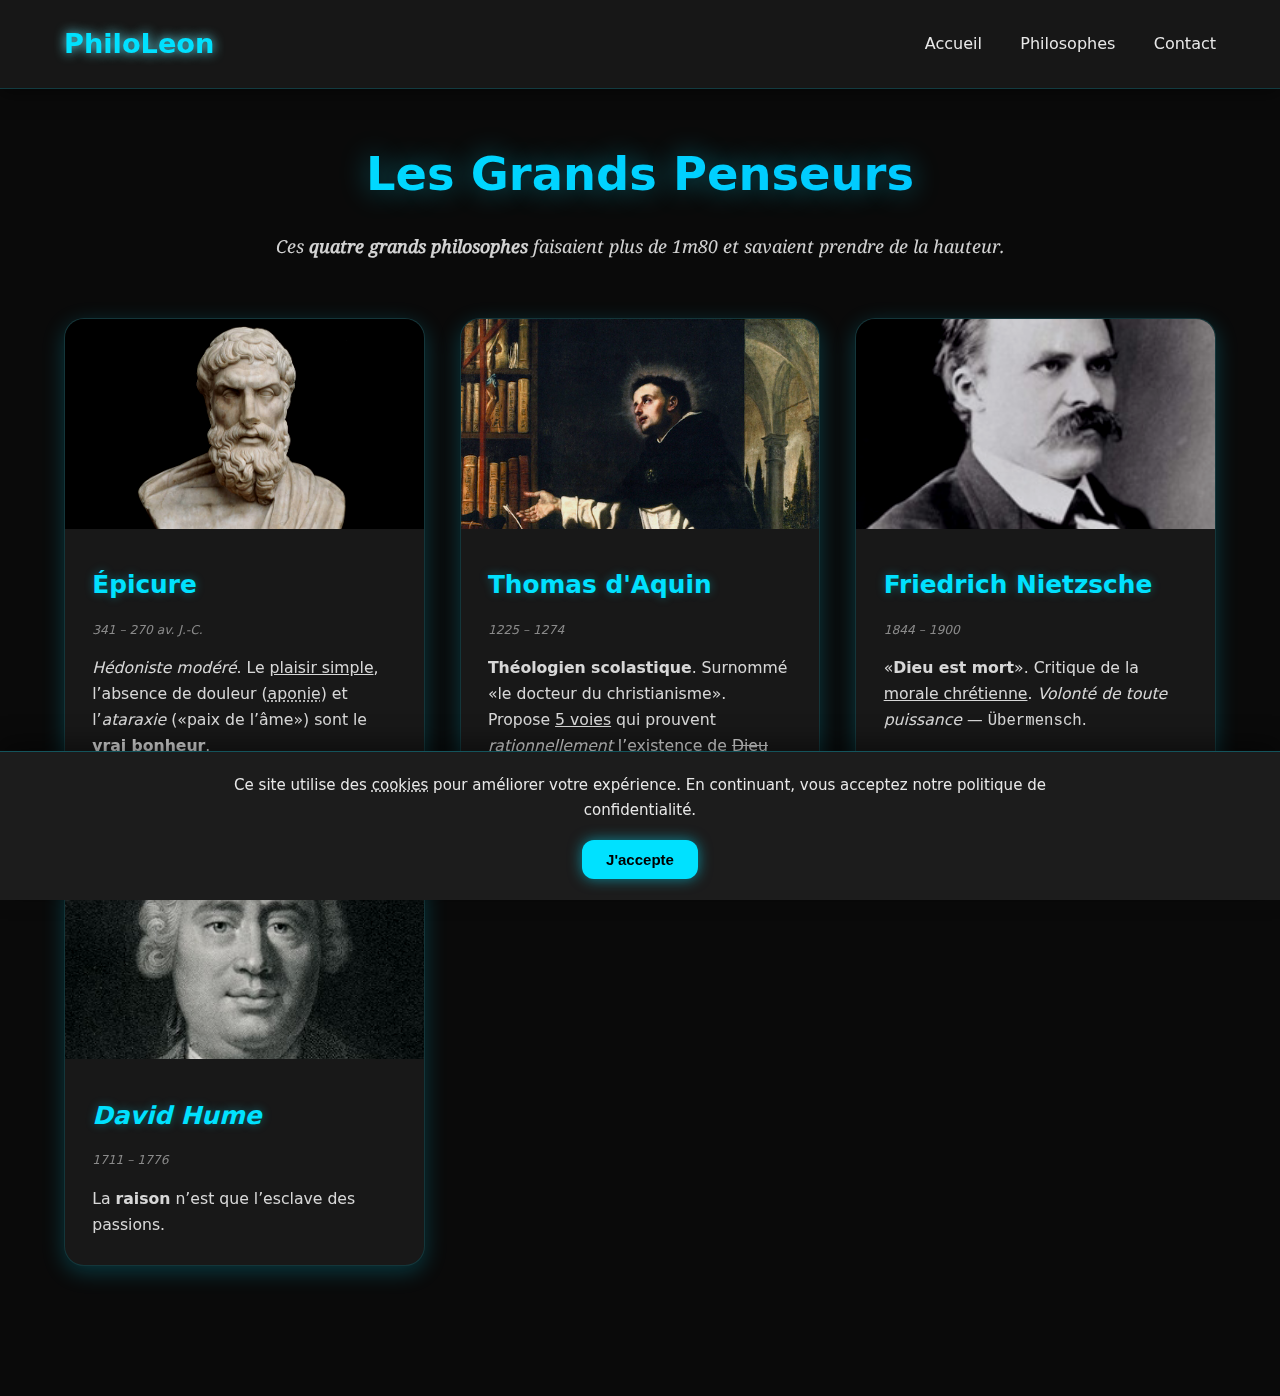
<file: index.html>
<!DOCTYPE html>
<html lang="fr">
<head>
    <meta charset="UTF-8" />
    <meta name="viewport" content="width=device-width, initial-scale=1.0" />
    <title>Les Grands Penseurs | PhiloLeon</title>
    <link rel="stylesheet" href="css/style.css" />
    <link rel="stylesheet" href="css/print.css" media="print" />
    <meta name="keywords" content="Les Grands Penseurs, Philosophie, PhiloLeon" />
    <meta property="og:title" content="Les Grands Penseurs">
    <meta property="og:description" content="Découvrez quatre grands philosophes et leurs idées marquantes.">
    <meta property="og:type" content="website">
</head>
<body>

    <!-- Navigation -->
    <nav>
        <div class="logo">PhiloLeon</div>
        <div class="nav-links">
            <a href="#">Accueil</a>
            <a href="#styles">Philosophes</a>
            <a href="#">Contact</a>
        </div>
    </nav>

    <!-- Contenu principal -->
    <main id="styles">
        <section class="intro">
            <h1><b></b>Les Grands Penseurs</b></h1>
            <p>Ces <strong>quatre grands philosophes</strong> faisaient plus de 1m80 et savaient prendre de la <em>hauteur</em>.</p>
        </section>

        <div class="philosophers">

        <!-- 1. Épicure -->
        <div class="philosopher">
            <a href="html/philosophe.html#epicure" style="display:block; color:inherit; text-decoration:none;">
                <img src="images/epicure.jpg" alt="Épicure">
                <div class="content">
                    <h3>Épicure</h3>
                    <div class="dates"><small>341 – 270 av. J.-C.</small></div>
                    <p>
                        <dfn>Hédoniste modéré</dfn>. Le <u>plaisir simple</u>, l’absence de douleur 
                        (<abbr title="absence de douleur">aponie</abbr>) et l’<i>ataraxie</i> 
                        (<q>paix de l’âme</q>) sont le <strong>vrai bonheur</strong>.
                    </p>
                </div>
            </a>
        </div>

        <!-- 2. Thomas d'Aquin -->
        <div class="philosopher">
            <a href="html/philosophe.html#aquin" style="display:block; color:inherit; text-decoration:none;">
                <img src="images/aquin.jpg" alt="Thomas d'Aquin">
                <div class="content">
                    <h3>Thomas d'Aquin</h3>
                    <div class="dates"><small>1225 – 1274</small></div>
                    <p>
                        <strong>Théologien scolastique</strong>. Surnommé 
                        <q>le docteur du christianisme</q>. Propose <u>5 voies</u> qui prouvent 
                        <em>rationnellement</em> l’existence de <del>Dieu</del> <ins>Dieu</ins>.
                    </p>
                </div>
            </a>
        </div>

        <!-- 3. Nietzsche -->
        <div class="philosopher">
            <a href="html/philosophe.html#nietzsche" style="display:block; color:inherit; text-decoration:none;">
                <img src="images/nietzsche.jpg" alt="Friedrich Nietzsche">
                <div class="content">
                    <h3>Friedrich Nietzsche</h3>
                    <div class="dates"><small>1844 – 1900</small></div>
                    <p>
                        <q><strong>Dieu est mort</strong></q>. Critique de la <u>morale chrétienne</u>. 
                        <dfn>Volonté de toute puissance</dfn> — <kbd>Übermensch</kbd>.
                    </p>
                </div>
            </a>
        </div>

        <!-- 4. Hume -->
        <div class="philosopher">
            <a href="html/philosophe.html#hume" style="display:block; color:inherit; text-decoration:none;">
                <img src="images/hume.jpg" alt="David Hume">
                <div class="content">
                    <h3><em>David Hume</em></h3>
                    <div class="dates"><small>1711 – 1776</small></div>
                    <p>
                        La <strong>raison</strong> n’est que l’esclave des passions.
                    </p>
                </div>
            </a>
        </div>

        </div>
    </main>

    <!-- Bannière Cookie -->
    <div class="cookie-banner" id="cookieBanner">
        <p>Ce site utilise des <abbr title="petits fichiers texte">cookies</abbr> pour améliorer votre expérience. En continuant, vous acceptez notre politique de confidentialité.</p>
        <button class="cookie-btn" id="acceptCookies">J'accepte</button>
    </div>

    <script>
    // Vérifie si user a déjà accepté
    if (localStorage.getItem('cookiesAccepted') === 'true') {
        document.getElementById('cookieBanner').style.display = 'none';
    }

    // Au clic sur "J'accepte"
    document.getElementById('acceptCookies').addEventListener('click', function() {
        localStorage.setItem('cookiesAccepted', 'true');
        document.getElementById('cookieBanner').style.display = 'none';
    });
</script>

</body>

</html>
</file>
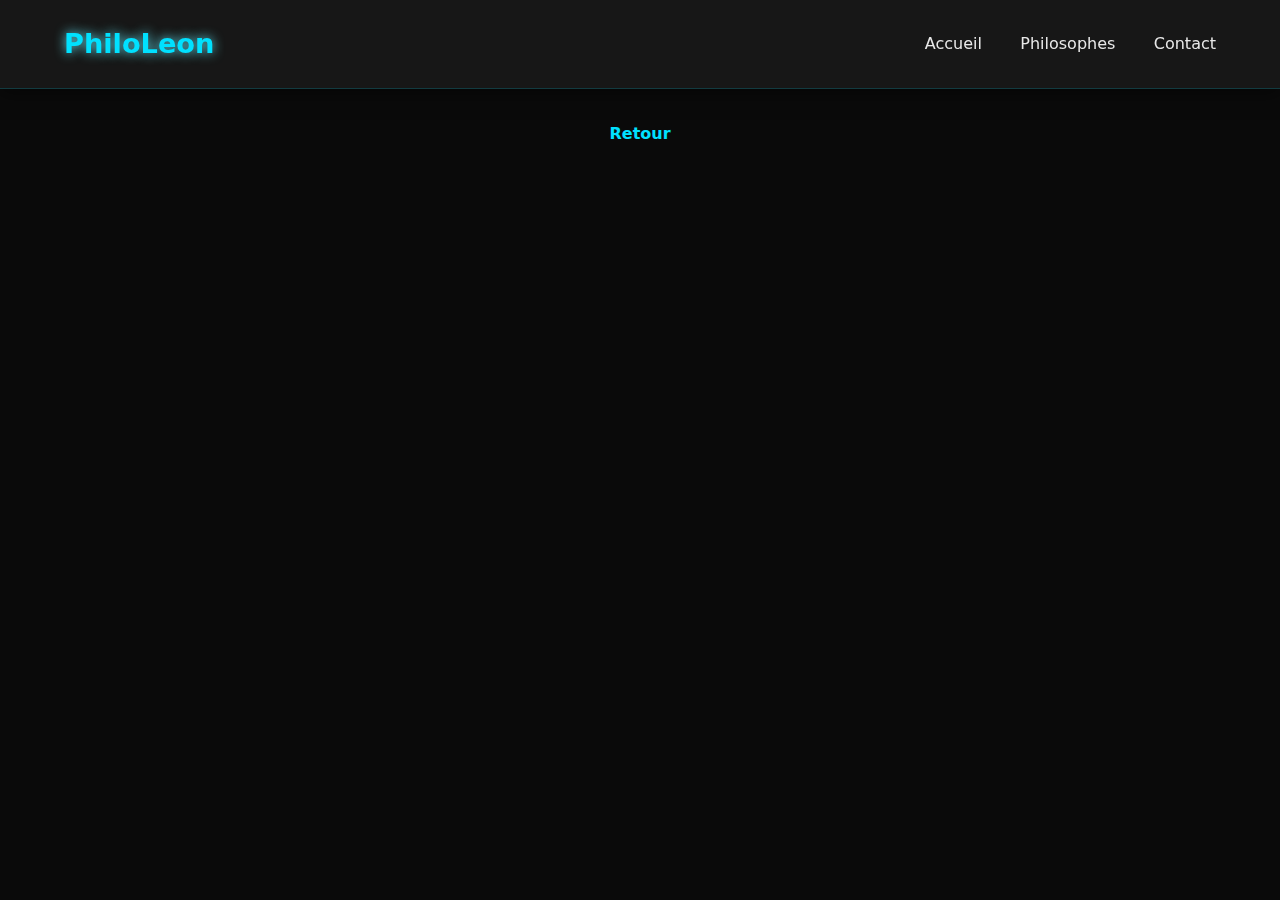
<file: html/philosophe.html>
<!DOCTYPE html>
<html lang="fr">
<head>
    <meta charset="UTF-8">
    <meta name="viewport" content="width=device-width, initial-scale=1.0">
    <title>Philosophe | PhiloLeon</title>
    <link rel="stylesheet" href="../css/style.css">
    <link rel="stylesheet" href="../css/philosophe.css">
    <link rel="stylesheet" href="../css/print.css" media="print" />
    <meta property="og:title" content="Philosophe spécifique">
    <meta property="og:description" content="Description du philosophe spécifique">
    <meta property="og:image" content="../images/epicure.jpg">
    <meta property="og:url" content="https://www.philo-leon.ch/index.html">
    <meta property="og:type" content="website">

</head>
<body>

    <nav>
        <div class="logo">PhiloLeon</div>
        <div class="nav-links">
            <a href="../index.html">Accueil</a>
            <a href="../index.html#styles">Philosophes</a>
            <a href="mailto:contact@philo-leon.ch">Contact</a>
        </div>
    </nav>

    <main class="philo">

        <!-- Épicure -->
        <section class="philo-content" id="epicure">
            <h1>Épicure</h1>
            <img src="../images/epicure.jpg" alt="Paradoxe de la pierre">
            <p data-text="Dieu peut-il créer une pierre que lui-même ne peut pas soulever ?">
            Dieu peut-il créer une pierre que lui-même ne peut pas soulever ?
            </p>
        </section>

        <!-- Thomas d'Aquin -->
        <section class="philo-content" id="aquin">
            <h1>Thomas d'Aquin</h1>
            <img src="../images/aquin.jpg" alt="Réponse au paradoxe">
            <p data-text="Un être omnipotent ne peut pas créer une pierre qu'il ne peut pas soulever. C'est une absurdité logique, pas divine.">
            Un être omnipotent ne peut pas créer une pierre qu'il ne peut pas soulever. C'est une absurdité logique, pas divine.
            </p>

        </section>

        <!-- Nietzsche -->
        <section class="philo-content" id="nietzsche">
            <h1>Friedrich Nietzsche</h1>
            <img src="../images/nietzsche.jpg" alt="Dieu est mort">
            <p data-text= "Dieu est mort. Et nous l’avons tué.">
            Dieu est mort. Et nous l’avons tué.
            </p>
        </section>

        <!-- Hume -->
        <section class="philo-content" id="hume">
            <h1>David Hume</h1>
            <img src="../images/hume.jpg" alt="Raison esclave des passions">
            <p data-text="C’est l’émotion qui motive nos actions.">
            C’est l’émotion qui motive nos actions.
            </p>
        </section>

        <a href="../index.html#Accueil" class="back">Retour</a>
    </main>

</body>
</html>
</file>
<file: css/style.css>
@font-face {
    font-family: 'Noto Serif';
    src: url('../fonts/Noto_Serif/NotoSerif-Italic-VariableFont_wdth\,wght.ttf') format('woff2'),
         url('../fonts/NotoSerif-VariableFont_wdth\,wght.ttf') format('woff');
    font-weight: 400;
    font-style: normal;
    font-display: swap; 
}

*, *::before, *::after { box-sizing: border-box; margin: 0; padding: 0; }
:root {
    --bg: #0a0a0a;
    --text: #e8e8e8;
    --accent: #00e1ff;
    --accent-light: #66edff;
    --card-bg: #181818;
    --nav-bg: rgba(24, 24, 24, 0.97);
    --cookie-bg: #1c1c1c;
    --shadow: 0 6px 22px rgba(0, 225, 255, 0.22);
    --glow: 0 0 14px rgba(0, 225, 255, 0.35);

    /* Orange pour hover */
    --orange: #ff8c00;
}
body {
    font-family: system-ui, -apple-system, 'Segoe UI', sans-serif;
    background: var(--bg);
    color: var(--text);
    line-height: 1.7;
    min-height: 100vh;
    position: relative;
    padding-bottom: 90px;
}

/* menu de navigation === */
nav {
    position: fixed;
    top: 0; left: 0; right: 0;
    background: var(--nav-bg);
    backdrop-filter: blur(14px);
    -webkit-backdrop-filter: blur(14px);
    z-index: 7;
    padding: 1.3rem 5%;
    display: flex;
    justify-content: space-between;
    align-items: center;
    box-shadow: 0 4px 18px rgba(0, 0, 0, 0.5);
    border-bottom: 1px solid rgba(0, 225, 255, 0.18);
}
.logo {
    font-weight: 700;
    font-size: 1.7rem;
    color: var(--accent);
    text-shadow: 0 0 12px var(--accent-light);
}
.nav-links {
    display: flex;
    gap: 2.4rem;
}
.nav-links a {
    color: var(--text);
    text-decoration: none;
    font-weight: 500;
    font-size: 1rem;
    position: relative;
    transition: color 0.35s ease;
}
.nav-links a::after {
    content: '';
    position: absolute;
    width: 0;
    height: 2.5px;
    bottom: -9px;
    left: 0;
    background: var(--accent);
    box-shadow: var(--glow);
    transition: width 0.45s ease;
    border-radius: 2px;
}
.nav-links a:hover {
    color: var(--accent);
}
.nav-links a:hover::after {
    width: 100%;
}

#styles:target .intro { display: none; }
#styles:target .philosophers { display: flex; flex-direction: column; gap: 20px; }
#styles:target .philosopher img { display: none; }

/* === Contenu principal === */
main { margin-top: 95px; padding: 2.5rem 5%; }
.intro { text-align: center; margin-bottom: 3.5rem; }
.intro h1 {
    font-size: 2.9rem;
    margin-bottom: 1.1rem;
    background: linear-gradient(90deg, var(--accent), #00bfff);
    -webkit-background-clip: text;
    -webkit-text-fill-color: transparent;
    background-clip: text;
    color: transparent;
    text-shadow: 0 0 28px rgba(0, 225, 255, 0.4);
    font-weight: 700;
}
.intro p {
    font-family: 'Noto Serif', system-ui, -apple-system, 'Segoe UI', sans-serif;
    max-width: 780px;
    margin: 0 auto;
    opacity: 0.9;
    font-size: 1.12rem;
}

/* === Grille des philosophes === */
.spacer { display: none; }
.philosophers {
    display: grid;
    grid-template-columns: repeat(auto-fit, minmax(310px, 1fr));
    gap: 2.2rem;
    margin-top: 1.5rem;
}

/* === Carte philosophe === */
.philosopher {
    background: var(--card-bg);
    border-radius: 20px;
    overflow: hidden;
    transition: all 0.45s ease;
    border: 1.5px solid rgba(0, 225, 255, 0.15);
    box-shadow: var(--shadow);
    position: relative;
    min-height: 200px;
}

/* Effet hover en orange */
.philosopher:hover {
    transform: translateY(-12px);
    box-shadow: 0 18px 36px rgba(0, 225, 255, 0.32);
    border-color: var(--orange);
}

.philosopher img {
    width: 100%;
    height: 210px;
    object-fit: cover;
    filter: brightness(0.88) contrast(1.12);
    transition: all 0.45s ease;
    position: relative;
    z-index: 0;
}
.philosopher:hover img {
    opacity: 0;
    transform: scale(1.1);
}
.philosopher:nth-child(2) img { object-position: top center !important; }

.content {
    padding: 1.7rem;
    position: relative;
    z-index: 3;
    transition: all 0.45s ease;
}
.philosopher:hover .content {
    position: absolute;
    top: 50%;
    left: 50%;
    transform: translate(-50%, -50%);
    width: calc(100% - 3.4rem);
    text-align: center;
}

.content h3 {
    font-size: 1.55rem;
    color: var(--accent);
    margin-bottom: 0.6rem;
    text-shadow: 0 0 10px rgba(0, 225, 255, 0.35);
    font-weight: 600;
    transition: all 0.45s ease;
}
.philosopher:hover .content h3 {
    font-size: 2rem;
    margin-bottom: 1rem;
    color: var(--orange);
    text-shadow: 0 0 10px rgba(255, 140, 0, 0.3);
}

.content .dates {
    font-size: 0.92rem;
    opacity: 0.75;
    margin-bottom: 0.9rem;
    color: #b0b0b0;
    font-style: italic;
    transition: all 0.45s ease;
}
.philosopher:hover .content .dates {
    font-size: 1rem;
    margin-bottom: 1.2rem;
}

.content p {
    font-size: 0.98rem;
    opacity: 0.92;
    line-height: 1.65;
    transition: all 0.45s ease;
}
.philosopher:hover .content p {
    font-size: 1.1rem;
    opacity: 1;
    line-height: 1.75;
}

/* Bannière Cookie */
.cookie-banner {
    position: fixed;
    bottom: 0; left: 0; right: 0;
    background: var(--cookie-bg);
    color: var(--text);
    padding: 1.3rem 5%;
    display: flex;
    flex-direction: column;
    align-items: center;
    justify-content: center;
    gap: 1rem;
    z-index: 5;
    border-top: 1.5px solid rgba(0, 225, 255, 0.28);
    box-shadow: 0 -8px 24px rgba(0, 0, 0, 0.45);
    animation: slideUp 0.7s ease forwards;
    text-align: center;
}
@keyframes slideUp {
    from { transform: translateY(100%); }
    to { transform: translateY(0); }
}
.cookie-banner p {
    font-size: 0.94rem;
    max-width: 820px;
    margin: 0;
}
.cookie-btn {
    background: var(--accent);
    color: #000;
    border: none;
    padding: 0.7rem 1.5rem;
    border-radius: 12px;
    font-weight: 600;
    cursor: default;
    transition: all 0.35s ease;
    box-shadow: 0 0 14px rgba(0, 225, 255, 0.55);
    text-decoration: none;
    display: inline-block;
    font-size: 0.94rem;
}
.cookie-btn:hover {
    background: var(--accent-light);
    transform: scale(1.07);
    box-shadow: 0 0 20px rgba(0, 225, 255, 0.75);
}


/* web responsive */
@media (max-width: 992px) {
    .intro h1 { font-size: 2.5rem; }
    .philosophers { gap: 1.8rem; }
}
@media (max-width: 768px) {
    nav { flex-direction: column; gap: 1rem; padding: 1.1rem 4%; }
    .nav-links { gap: 1.8rem; }
    .intro h1 { font-size: 2.2rem; }
    .cookie-banner { padding: 1.5rem 4%; }
    .philosopher:hover .content h3 { font-size: 1.75rem; }
}
@media (max-width: 480px) {
    .logo { font-size: 1.45rem; }
    .nav-links a { font-size: 0.96rem; }
    .philosopher img { height: 170px; }
    .philosopher { min-height: 360px; }
    .content { padding: 1.3rem; }
    .content h3 { font-size: 1.35rem; }
    .intro p { font-size: 1rem; }
    .cookie-banner p { font-size: 0.9rem; }
    .philosopher:hover .content h3 { font-size: 1.6rem; }
    .philosopher:hover .content p { font-size: 1.05rem; }
}
</file>
<file: css/print.css>
/* print.css */
@page {
    margin-bottom: 2%; 
}

@media print {
    /* Supprimer nav et cookie */
    nav,
    .cookie-banner,
    .back {
        display: none;
        height: 0;
        margin: 0;
        padding: 0;
        overflow: hidden;
    }
    
    /* Supprimer les effets */
    .philosopher::before,
    .philosopher::after,
    .philosopher:hover::before,
    .philosopher:hover::after {
        content: none;
        display: none;
        background: none;
        box-shadow: none;
    }

    /* Réinitialiser body */
    body {
        margin: 0 2%;
        padding: 0;
    }

    /* Main en haut */
    main {
        margin: 0;
        padding: 0;
    }

    /* intro  */
    .intro p {
        display: block;
        margin: 0.05rem 0 0.05rem 0; 
        padding: 0;
        font-size: 1rem;
        line-height: 1.25;
    }

    .intro h1 {
        margin: 0 0 0.1rem 0;
        padding: 0;
    }

    /* Couleurs */
    * {
        -webkit-print-color-adjust: exact;
        print-color-adjust: exact;
    }

    /* Sauts de page */
    .philosopher {
        page-break-inside: avoid;
    }

    .philosophers {
        page-break-before: avoid;
    }
    
    /* Mise en page des philosophes en grille */
    .philosophers {
        display: grid;
        grid-template-columns: repeat(2, 1fr); /* 2 colonnes */
        gap: 0.6rem;
    }

    .philosopher {
        padding: 0.6rem;
        margin: 0 ;
        min-height: auto;
    }

    .philosopher img {
        
        object-fit: cover;
    }

    .philosopher h3 {
        font-size: 1.1rem;
        margin-bottom: 0.25rem;
    }

    .philosopher p,
    .philosopher .dates {
        font-size: 0.85rem;
        line-height: 1.25;
        margin-bottom: 0.2rem;
    }

    /* Désactiver ::before et ::after */
    .philosopher::before,
    .philosopher::after {
        content: none;
        display: none;
    }

    
    /* Supprimer hover */
    .philo img {
        height: auto ;      
        width: 100% ;       
        object-fit: contain ; 
        transform: none ;    
        box-shadow: none ;   
    }

    .philo img:hover {
        transform: none ;   
        box-shadow: none;
    }

    /* Supprimer animations */
    .philo p::before,
    .philo p::after {
        content: none ;
        display: none ;
    }

    
}
</file>
<file: css/philosophe.css>
/* conteneur principale */
.philo {
    text-align: center;
    padding: 100px 20px 40px;
    max-width: 600px;
    margin: 0 auto;
}

/* Les contenus sont cachés par défaut */
.philo-content {
    display: none;
}

/* target reste visible */
.philo-content:target {
    display: block;
    scroll-margin-top: 100px;
}

/* Titre */
.philo h1 {
    color: var(--accent);
    margin-bottom: 30px;
    font-size: 2.2rem;
}

/* Effet spécial au survol des cartes === */
.philo img {
    width: 100%;
    height: 360px;
    object-fit: cover;
    object-position: top;
    margin: 30px 0;
    border-radius: 12px;
    box-shadow: var(--shadow);
    transition: all 0.9s cubic-bezier(0.34, 1.56, 0.64, 1); 
    transform: perspective(1000px) rotateY(0deg);
    transform-style: preserve-3d;
    transform-origin: center center;
    backface-visibility: hidden;
    -webkit-backface-visibility: hidden;
    position: relative;
    z-index: 1;
}

.philo img:hover {
    transform: perspective(1000px) rotateY(360deg) translateZ(30px);
    box-shadow: 0 20px 50px rgba(0, 225, 255, 0.5),
                0 0 30px rgba(0, 225, 255, 0.3);
    z-index: 10;
}
/* Effet italique du texte */
.philo p {
    font-size: 1.2rem;
    margin: 30px 0;
    font-weight: 500;
    line-height: 1.6;
    position: relative;
    overflow: hidden;
    display: inline-block;
    width: 100%;
    font-style: normal;
    transition: color 0.4s ease;
    color: var(--text);
}

.philo p::before,
.philo p::after {
    content: attr(data-text);
    position: absolute;
    top: 0;
    left: 0;
    width: 100%;
    height: 100%;
    font-style: italic;
    color: var(--accent);
    transition: transform 0.5s cubic-bezier(0.25, 0.8, 0.25, 1),
                clip-path 0.5s ease;
    pointer-events: none;
}

.philo p::before {
    transform: translateX(-100%);
    clip-path: inset(0 100% 0 0);
}

.philo p::after {
    transform: translateX(100%);
    clip-path: inset(0 0 0 100%);
}

.philo p:hover {
    color: transparent;
}

.philo p:hover::before {
    transform: translateX(0);
    clip-path: inset(0 0 0 0);
}

.philo p:hover::after {
    transform: translateX(0);
    clip-path: inset(0 0 0 0);
}

/* bouton retour */
.philo .back {
    color: var(--accent);
    text-decoration: none;
    font-weight: 600;
    display: inline-block;
    margin-top: 20px;
    font-size: 1rem;
    transition: all 0.3s ease;
}

.philo .back:hover {
    text-shadow: 0 0 12px var(--accent-light);
    transform: translateY(-2px);
}

/* web responsive */
@media (max-width: 992px) {
    .philo {
        padding: 90px 15px 40px;
    }
    .philo h1 {
        font-size: 2.1rem;
    }
    .philo img {
        height: 320px;
    }
}

@media (max-width: 768px) {
    .philo {
        padding: 80px 10px 30px;
    }
    .philo h1 {
        font-size: 1.9rem;
    }
    .philo img {
        height: 280px;
    }
    .philo p {
        font-size: 1.1rem;
    }
}

@media (max-width: 480px) {
    .philo {
        padding: 70px 10px 30px;
    }
    .philo h1 {
        font-size: 1.7rem;
    }
    .philo img {
        height: 240px;
        border-radius: 10px;
    }
    .philo p {
        font-size: 1rem;
        line-height: 1.55;
    }
    .philo .back {
        font-size: 0.95rem;
    }
}
</file>
